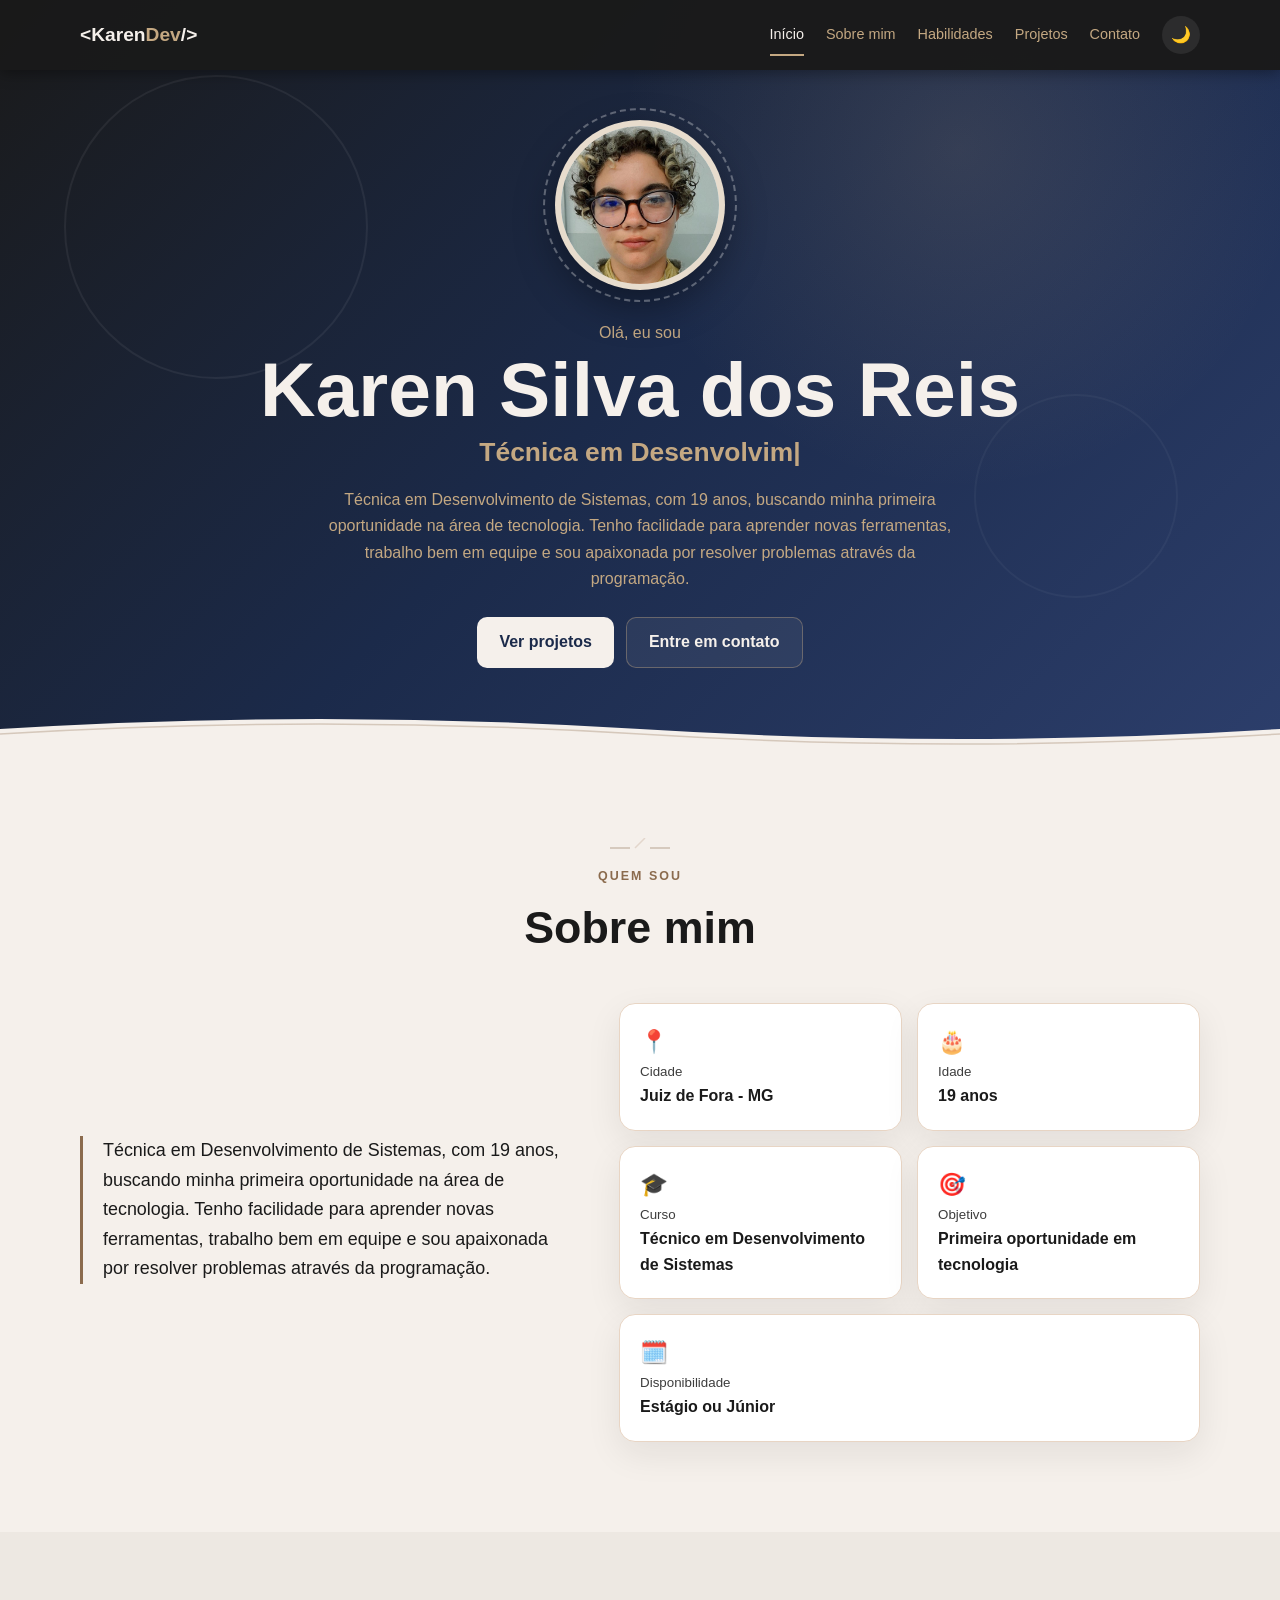
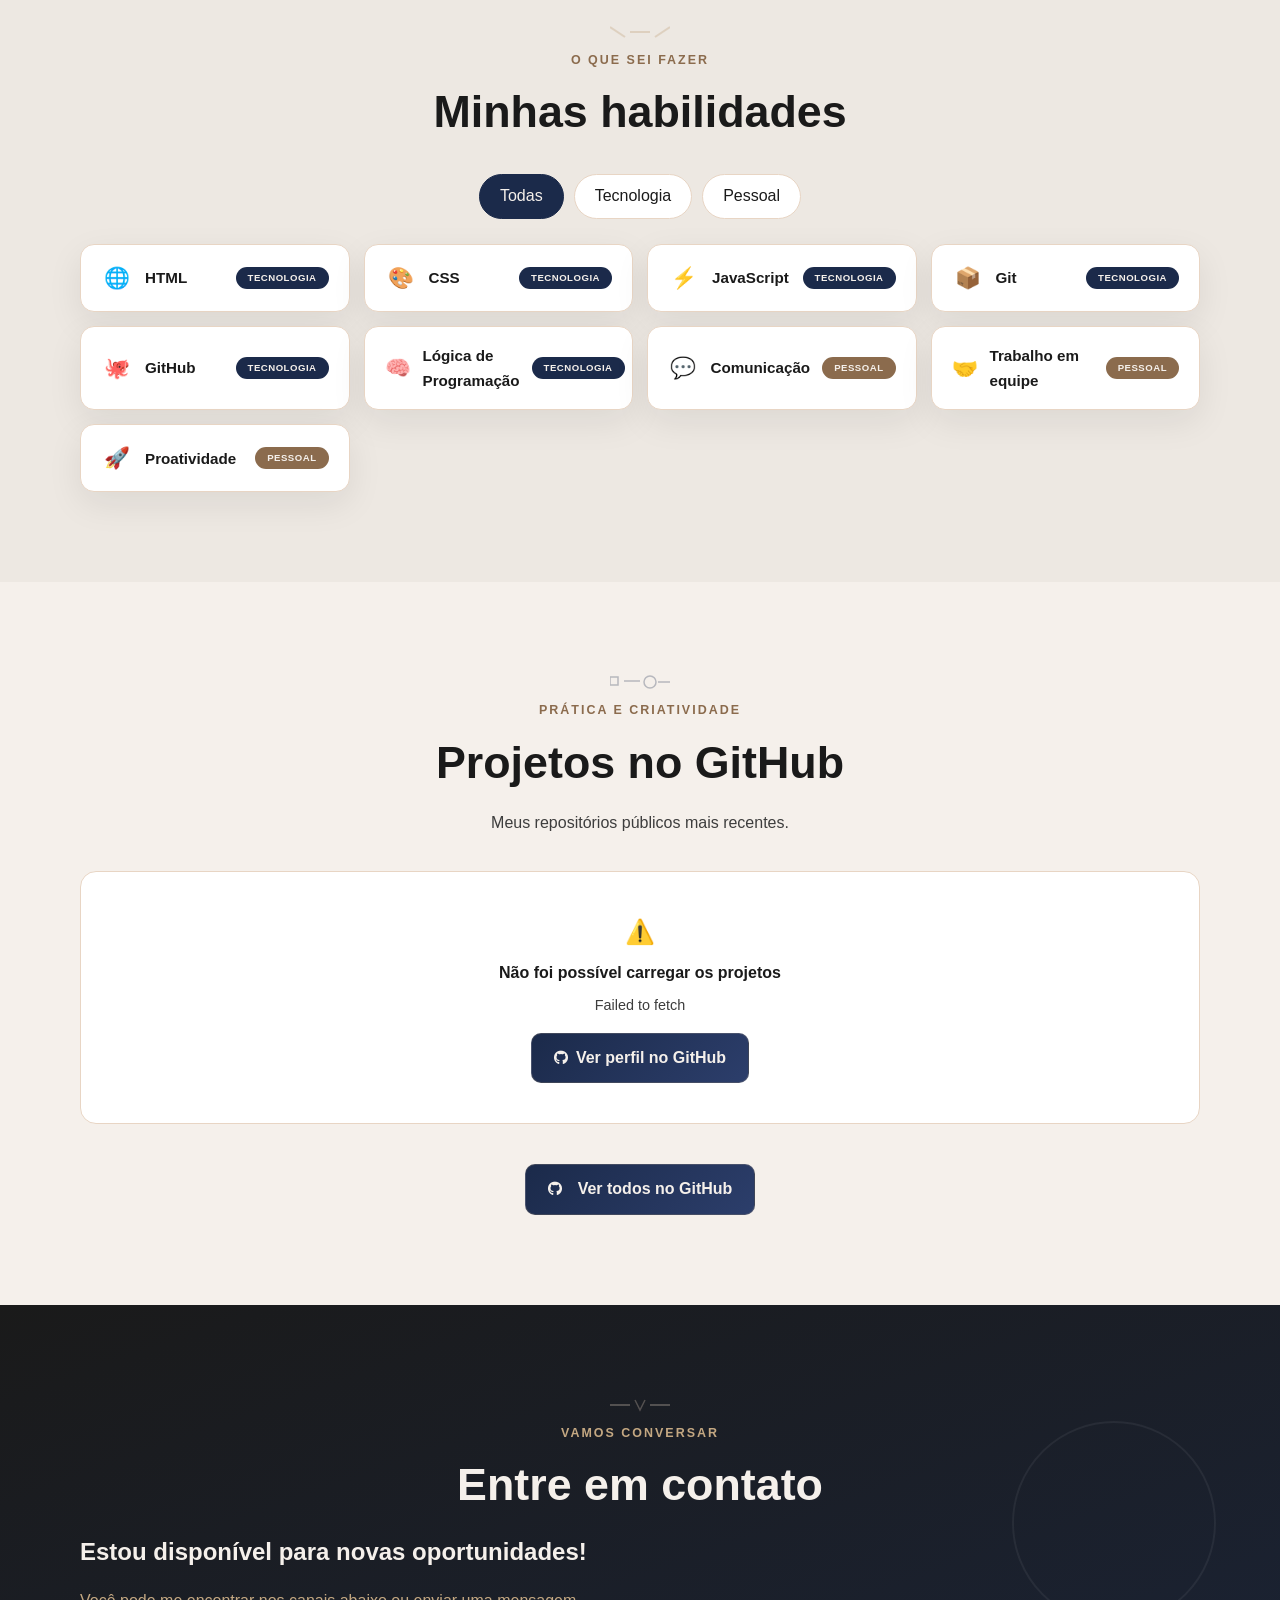
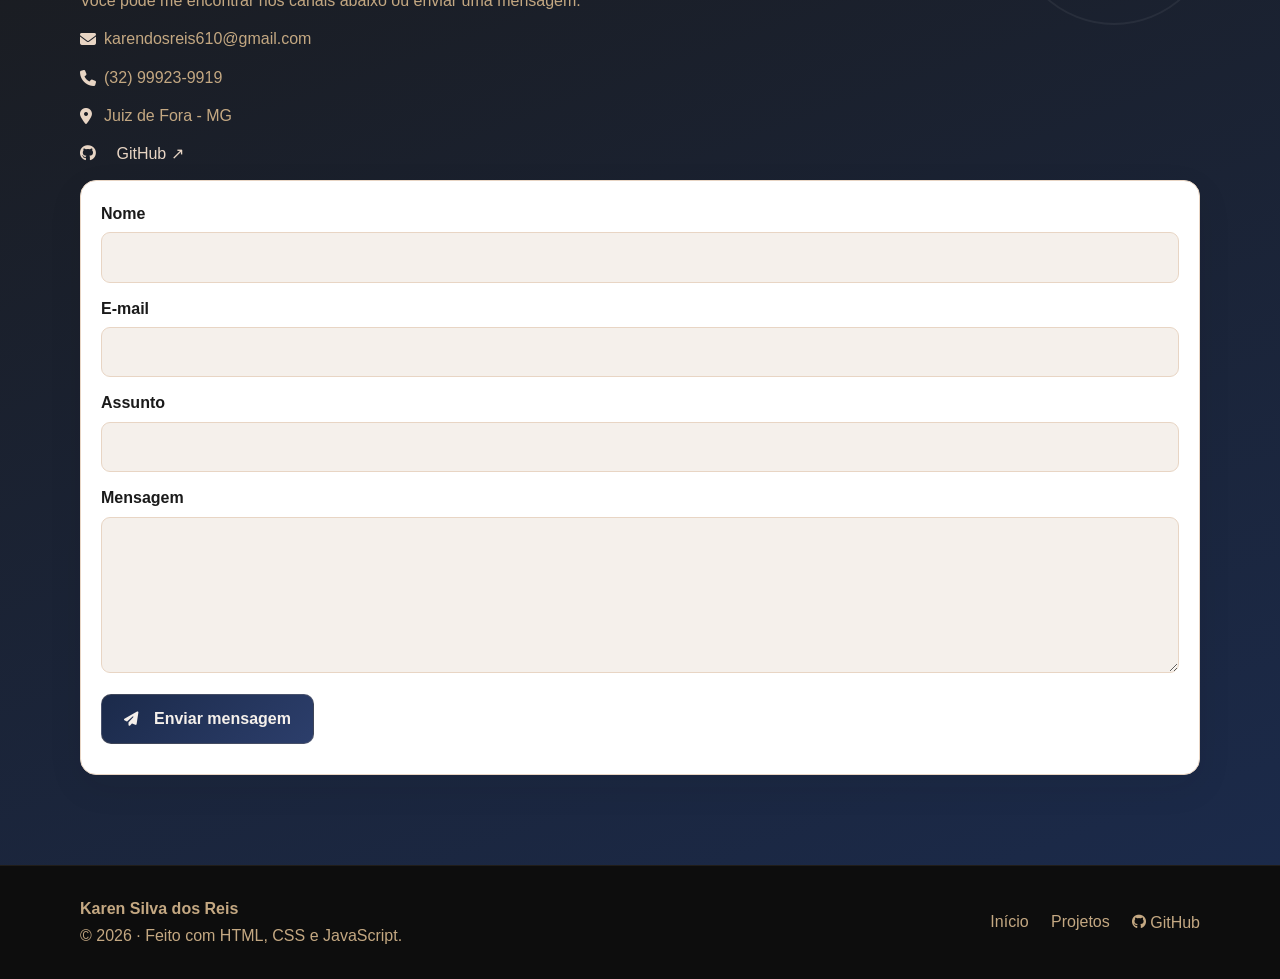
<file: index.html>
<!doctype html>
<html lang="pt-BR">

<head>
  <meta charset="UTF-8" />
  <meta name="viewport" content="width=device-width, initial-scale=1.0" />
  <meta name="description" content="Currículo de Karen Silva dos Reis - Técnica em Desenvolvimento de Sistemas" />
  <title>Karen Silva | Currículo</title>
  <link rel="stylesheet" href="style.css" />
  <link rel="stylesheet" href="https://cdnjs.cloudflare.com/ajax/libs/font-awesome/6.5.0/css/all.min.css" />
</head>

<body>
  <header class="cabecalho">
    <nav class="navegacao container" aria-label="Navegação principal">
      <a class="logo" href="#inicio">&lt;Karen<span>Dev</span>/&gt;</a>
      <button id="botao-menu" class="botao-menu" aria-label="Abrir menu" aria-expanded="false">
        ☰
      </button>
      <div id="menu" class="menu">
        <a href="#inicio" class="ativo">Início</a>
        <a href="#sobre">Sobre mim</a>
        <a href="#habilidades">Habilidades</a>
        <a href="#projetos">Projetos</a>
        <a href="#contato">Contato</a>
        <button id="botao-tema" class="botao-tema" aria-label="Alternar tema">
          🌙
        </button>
      </div>
    </nav>
  </header>

  <main>
    <!-- ========== HERO ========== -->
    <section id="inicio" class="hero">
      <div class="hero-linework-bg"></div>
      <div class="container hero-conteudo revelar">
        <div class="hero-foto-wrapper">
          <div class="hero-linework-ring"></div>
          <img src="img/perfil2.jpeg" alt="Karen Silva dos Reis - Perfil" class="foto-perfil" />
        </div>
        <p class="saudacao">Olá, eu sou</p>
        <h1 id="nome-hero">Karen Silva dos Reis</h1>
        <p id="texto-digitacao" class="cargo" aria-live="polite"></p>
        <p id="descricao-hero" class="hero-descricao">
          Técnica em Desenvolvimento de Sistemas, apaixonada por tecnologia,
          inovação e por transformar ideias em soluções digitais.
        </p>
        <div class="acoes">
          <a href="#projetos" class="botao primario">Ver projetos</a>
          <a href="#contato" class="botao secundario">Entre em contato</a>
        </div>
      </div>
      <div class="hero-linework-bottom">
        <svg viewBox="0 0 1200 40" preserveAspectRatio="none">
          <path d="M0,20 Q300,0 600,20 T1200,20 L1200,40 L0,40 Z" fill="var(--cor-fundo)" />
          <path d="M0,25 Q300,5 600,25 T1200,25" stroke="#8B6B4D" stroke-width="1.5" fill="none" opacity="0.3" />
        </svg>
      </div>
    </section>

    <!-- ========== SOBRE ========== -->
    <section id="sobre" class="secao">
      <div class="container revelar">
        <div class="secao-linework">
          <svg width="60" height="20" viewBox="0 0 60 20">
            <line x1="0" y1="10" x2="20" y2="10" stroke="#8B6B4D" stroke-width="2" opacity="0.4" />
            <line x1="25" y1="10" x2="35" y2="0" stroke="#A67B5B" stroke-width="1.5" opacity="0.3" />
            <line x1="40" y1="10" x2="60" y2="10" stroke="#8B6B4D" stroke-width="2" opacity="0.4" />
          </svg>
        </div>
        <p class="rotulo">QUEM SOU</p>
        <h2>Sobre mim</h2>
        <div class="sobre-grid">
          <div>
            <p id="descricao-sobre" class="texto-grande">
              Técnica em Desenvolvimento de Sistemas, com 19 anos, buscando
              minha primeira oportunidade na área de tecnologia. Tenho
              facilidade para aprender novas ferramentas, trabalho bem em
              equipe e sou apaixonada por resolver problemas através da
              programação.
            </p>
          </div>
          <div class="info-grid">
            <article class="info-card">
              <span>📍</span><small>Cidade</small>
              <strong id="info-cidade">Juiz de Fora - MG</strong>
            </article>
            <article class="info-card">
              <span>🎂</span><small>Idade</small><strong>19 anos</strong>
            </article>
            <article class="info-card">
              <span>🎓</span><small>Curso</small>
              <strong id="info-curso">Técnico em Desenvolvimento de Sistemas</strong>
            </article>
            <article class="info-card">
              <span>🎯</span><small>Objetivo</small>
              <strong id="info-objetivo">Primeira oportunidade em tecnologia</strong>
            </article>
            <article class="info-card">
              <span>🗓️</span><small>Disponibilidade</small>
              <strong>Estágio ou Júnior</strong>
            </article>
          </div>
        </div>
      </div>
    </section>

    <!-- ========== HABILIDADES ========== -->
    <section id="habilidades" class="secao fundo-alternativo">
      <div class="container revelar">
        <div class="secao-linework">
          <svg width="60" height="20" viewBox="0 0 60 20">
            <line x1="0" y1="5" x2="15" y2="15" stroke="#C4A882" stroke-width="2" opacity="0.5" />
            <line x1="20" y1="10" x2="40" y2="10" stroke="#C4A882" stroke-width="2" opacity="0.5" />
            <line x1="45" y1="15" x2="60" y2="5" stroke="#C4A882" stroke-width="2" opacity="0.5" />
          </svg>
        </div>
        <p class="rotulo">O QUE SEI FAZER</p>
        <h2>Minhas habilidades</h2>
        <div id="filtros-habilidades" class="filtros">
          <button class="ativo" data-filtro="todas">Todas</button>
          <button data-filtro="tecnologia">Tecnologia</button>
          <button data-filtro="pessoal">Pessoal</button>
        </div>
        <div id="lista-habilidades" class="habilidades-lista"></div>
      </div>
    </section>

    <!-- ========== PROJETOS ========== -->
    <section id="projetos" class="secao">
      <div class="container revelar">
        <div class="secao-linework">
          <svg width="60" height="20" viewBox="0 0 60 20">
            <rect x="0" y="5" width="8" height="8" fill="none" stroke="#1B2A4A" stroke-width="1.5" opacity="0.4" />
            <line x1="14" y1="9" x2="30" y2="9" stroke="#1B2A4A" stroke-width="1.5" opacity="0.4" />
            <circle cx="40" cy="10" r="6" fill="none" stroke="#1B2A4A" stroke-width="1.5" opacity="0.4" />
            <line x1="48" y1="10" x2="60" y2="10" stroke="#1B2A4A" stroke-width="1.5" opacity="0.4" />
          </svg>
        </div>
        <p class="rotulo">PRÁTICA E CRIATIVIDADE</p>
        <h2>Projetos no GitHub</h2>
        <p class="subtitulo">Meus repositórios públicos mais recentes.</p>
        <div id="lista-projetos" class="projetos-grid"></div>
        <div style="text-align: center; margin-top: 40px;">
          <a href="https://github.com/Karen-Reis-Dev" target="_blank" rel="noopener" class="botao primario">
            <i class="fab fa-github" style="margin-right: 8px;"></i> Ver todos no GitHub
          </a>
        </div>
      </div>
    </section>

    <!-- ========== CONTATO ========== -->
    <section id="contato" class="secao contato">
      <div class="contato-linework-bg"></div>
      <div class="container revelar">
        <div class="secao-linework">
          <svg width="60" height="20" viewBox="0 0 60 20">
            <line x1="0" y1="10" x2="20" y2="10" stroke="#E8D5C4" stroke-width="2" opacity="0.4" />
            <path d="M25,5 L30,15 L35,5" stroke="#E8D5C4" stroke-width="1.5" fill="none" opacity="0.4" />
            <line x1="40" y1="10" x2="60" y2="10" stroke="#E8D5C4" stroke-width="2" opacity="0.4" />
          </svg>
        </div>
        <p class="rotulo" style="color: #C4A882;">VAMOS CONVERSAR</p>
        <h2 style="color: #F5F0EB;">Entre em contato</h2>
        <div class="contato-grid">
          <div class="contato-info">
            <h3>Estou disponível para novas oportunidades!</h3>
            <p>
              Você pode me encontrar nos canais abaixo ou enviar uma mensagem.
            </p>
            <p><i class="fas fa-envelope" style="width: 24px;"></i> karendosreis610@gmail.com</p>
            <p><i class="fas fa-phone" style="width: 24px;"></i> (32) 99923-9919</p>
            <p><i class="fas fa-map-marker-alt" style="width: 24px;"></i> <span id="contato-cidade">Juiz de Fora -
                MG</span></p>
            <p>
              <a href="https://github.com/Karen-Reis-Dev" target="_blank" rel="noopener">
                <i class="fab fa-github"></i> GitHub ↗
              </a>
            </p>
          </div>
          <form id="form-contato" class="card">
            <label>Nome<input name="nome" required /></label>
            <label>E-mail<input name="email" type="email" required /></label>
            <label>Assunto<input name="assunto" required /></label>
            <label>Mensagem<textarea name="mensagem" rows="5" required></textarea></label>
            <button class="botao primario" type="submit">
              <i class="fas fa-paper-plane" style="margin-right: 8px;"></i> Enviar mensagem
            </button>
            <p id="mensagem-form" class="mensagem-form" role="status"></p>
          </form>
        </div>
      </div>
    </section>
  </main>

  <!-- ========== FOOTER ========== -->
  <footer>
    <div class="container rodape">
      <div>
        <strong id="nome-rodape">Karen Silva dos Reis</strong>
        <p>© <span id="ano-atual"></span> · Feito com HTML, CSS e JavaScript.</p>
      </div>
      <div>
        <a href="#inicio">Início</a>
        <a href="#projetos">Projetos</a>
        <a href="https://github.com/Karen-Reis-Dev" target="_blank" rel="noopener">
          <i class="fab fa-github"></i> GitHub
        </a>
      </div>
    </div>
  </footer>

  <button id="voltar-topo" aria-label="Voltar ao topo">↑</button>

  <script src="script.js"></script>
</body>

</html>
</file>
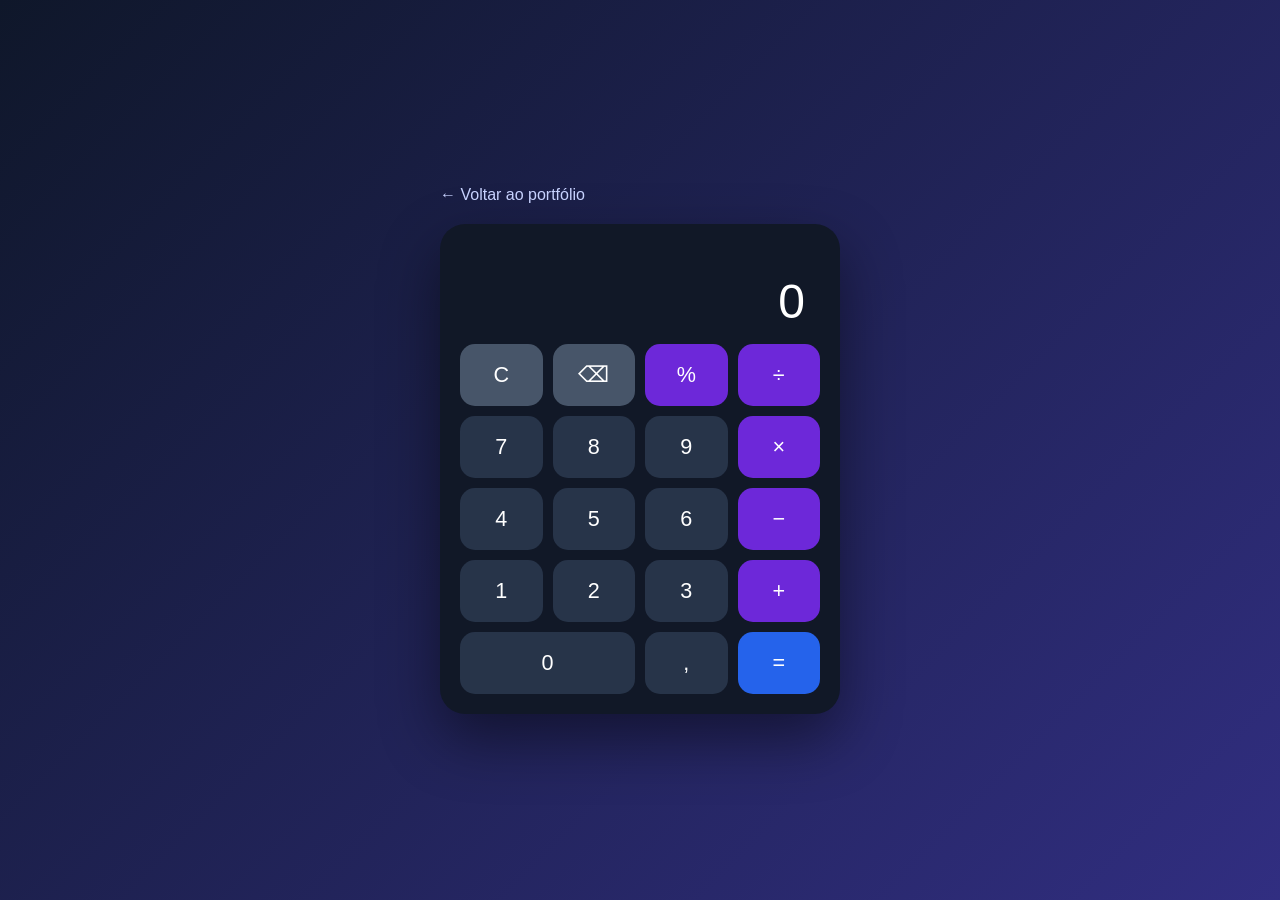
<file: projetos/calculadora/index.html>
<!doctype html>
<html lang="pt-BR">
  <head>
    <meta charset="UTF-8" />
    <meta name="viewport" content="width=device-width,initial-scale=1" />
    <title>Calculadora</title>
    <link rel="stylesheet" href="style.css" />
  </head>
  <body>
    <main>
      <a href="../../index.html">← Voltar ao portfólio</a>
      <section class="calculadora">
        <div id="tela" aria-live="polite">0</div>
        <div class="teclas">
          <button data-acao="limpar" class="especial">C</button
          ><button data-acao="apagar" class="especial">⌫</button
          ><button data-valor="%" class="operador">%</button
          ><button data-valor="/" class="operador">÷</button
          ><button data-valor="7">7</button><button data-valor="8">8</button
          ><button data-valor="9">9</button
          ><button data-valor="*" class="operador">×</button
          ><button data-valor="4">4</button><button data-valor="5">5</button
          ><button data-valor="6">6</button
          ><button data-valor="-" class="operador">−</button
          ><button data-valor="1">1</button><button data-valor="2">2</button
          ><button data-valor="3">3</button
          ><button data-valor="+" class="operador">+</button
          ><button data-valor="0" class="zero">0</button
          ><button data-valor=".">,</button
          ><button data-acao="resultado" class="igual">=</button>
        </div>
      </section>
    </main>
    <script src="script.js"></script>
  </body>
</html>
</file>
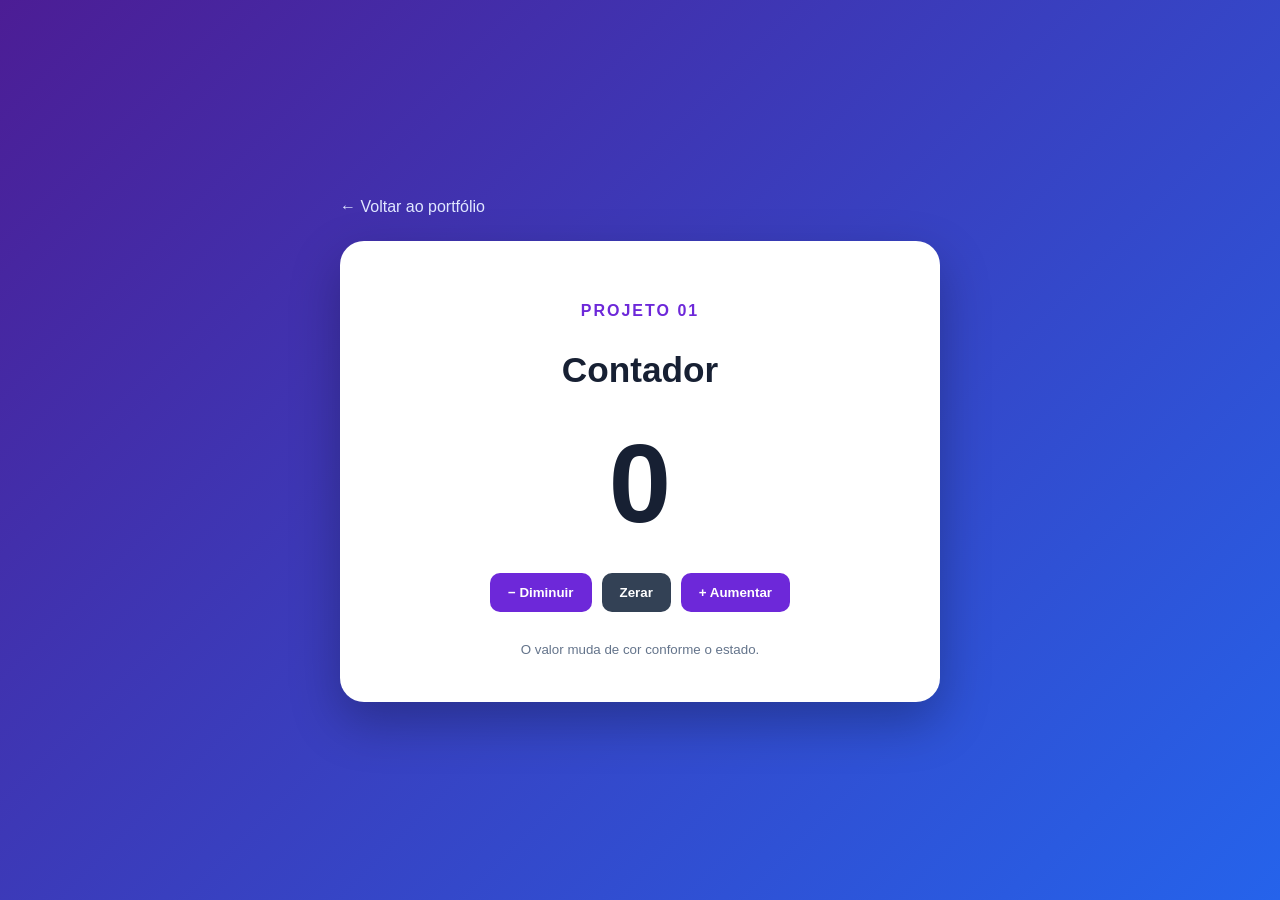
<file: projetos/contador/index.html>
<!doctype html>
<html lang="pt-BR">
  <head>
    <meta charset="UTF-8" />
    <meta name="viewport" content="width=device-width,initial-scale=1" />
    <title>Contador</title>
    <link rel="stylesheet" href="style.css" />
  </head>
  <body>
    <main>
      <a href="../../index.html">← Voltar ao portfólio</a>
      <section>
        <p class="rotulo">PROJETO 01</p>
        <h1>Contador</h1>
        <p id="valor" aria-live="polite">0</p>
        <div>
          <button id="diminuir">− Diminuir</button
          ><button id="zerar">Zerar</button
          ><button id="aumentar">+ Aumentar</button>
        </div>
        <small>O valor muda de cor conforme o estado.</small>
      </section>
    </main>
    <script src="script.js"></script>
  </body>
</html>
</file>
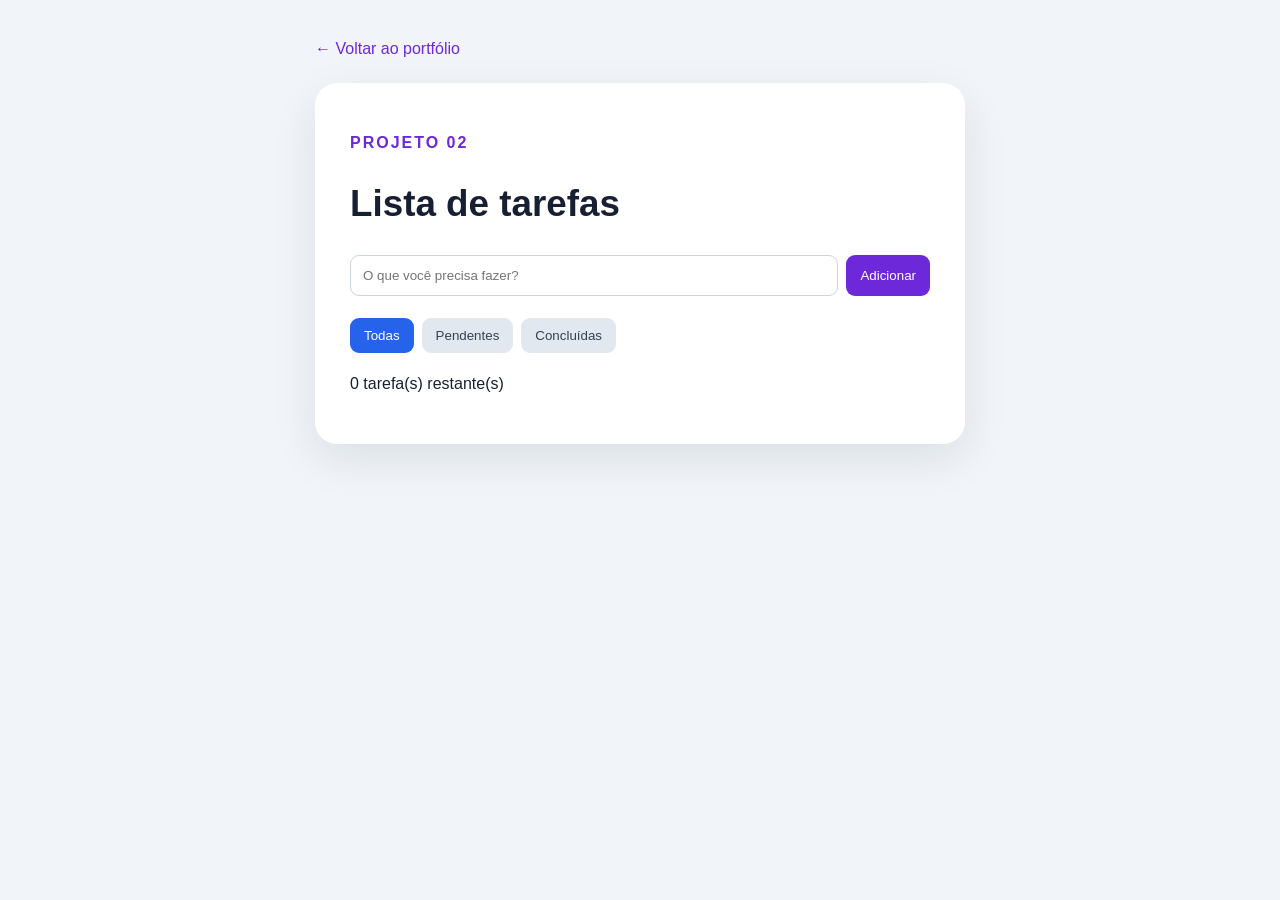
<file: projetos/lista-tarefas/index.html>
<!doctype html>
<html lang="pt-BR">
  <head>
    <meta charset="UTF-8" />
    <meta name="viewport" content="width=device-width,initial-scale=1" />
    <title>Lista de tarefas</title>
    <link rel="stylesheet" href="style.css" />
  </head>
  <body>
    <main>
      <a href="../../index.html">← Voltar ao portfólio</a>
      <section>
        <p class="rotulo">PROJETO 02</p>
        <h1>Lista de tarefas</h1>
        <form id="form-tarefa">
          <input
            id="nova-tarefa"
            placeholder="O que você precisa fazer?"
            required
          /><button>Adicionar</button>
        </form>
        <div id="filtros">
          <button class="ativo" data-filtro="todas">Todas</button
          ><button data-filtro="pendentes">Pendentes</button
          ><button data-filtro="concluidas">Concluídas</button>
        </div>
        <ul id="lista"></ul>
        <p id="contador"></p>
      </section>
    </main>
    <script src="script.js"></script>
  </body>
</html>
</file>
<file: style.css>
/* ========================================
   PALETA DE CORES - TEMA CLARO/ESCURO
   Tons de Terra: #8B6B4D, #A67B5B, #C4A882, #E8D5C4, #F5F0EB
   Azul Marinho: #1B2A4A, #2C3E6B, #3B5A8A
   Preto: #1A1A1A, #2D2D2D, #3D3D3D
   ======================================== */

:root {
  /* CORES FIXAS (não mudam com o tema) */
  --cor-primaria: #1B2A4A;
  --cor-secundaria: #2C3E6B;
  --cor-destaque: #C4A882;
  --cor-destaque-claro: #E8D5C4;
  --cor-terra: #8B6B4D;
  --cor-terra-clara: #A67B5B;
  --cor-terra-escura: #5C4A3A;

  /* CORES DO TEMA CLARO */
  --cor-fundo: #F5F0EB;
  --cor-texto: #1A1A1A;
  --cor-texto-claro: #3D3D3D;
  --cor-escura: #1A1A1A;
  --cor-branca: #FFFFFF;
  --cor-card: #FFFFFF;
  --cor-card-hover: #F5F0EB;
  --sombra: 0 12px 35px rgba(26, 26, 26, 0.08);
  --sombra-hover: 0 16px 40px rgba(139, 107, 77, 0.12);
  --borda: #E8D5C4;
  --borda-radio: 14px;
  --transicao: 0.3s;
  --fundo-alternativo: #EDE8E2;
  --cor-input: #FFFFFF;
  --cor-placeholder: #A67B5B;
  --cor-hero-texto: #F5F0EB;
  --cor-hero-descricao: #C4A882;
  --cor-footer: #0D0D0D;
  --cor-footer-texto: #C4A882;
  --cor-menu-fundo: rgba(26, 26, 26, 0.97);
  --cor-menu-texto: #C4A882;
  --cor-menu-texto-hover: #F5F0EB;
  --cor-tag-fundo: rgba(139, 107, 77, 0.15);
  --cor-tag-texto: #8B6B4D;
  --cor-tag-icone: #8B6B4D;
}

body.escuro {
  /* CORES DO TEMA ESCURO */
  --cor-fundo: #1A1A1A;
  --cor-texto: #E8D5C4;
  --cor-texto-claro: #C4A882;
  --cor-branca: #2D2D2D;
  --cor-card: #2D2D2D;
  --cor-card-hover: #3D3D3D;
  --sombra: 0 12px 35px rgba(0, 0, 0, 0.5);
  --sombra-hover: 0 16px 40px rgba(0, 0, 0, 0.6);
  --borda: #3D3D3D;
  --fundo-alternativo: #242424;
  --cor-input: #2D2D2D;
  --cor-placeholder: #C4A882;
  --cor-hero-texto: #F5F0EB;
  --cor-hero-descricao: #C4A882;
  --cor-footer: #0D0D0D;
  --cor-footer-texto: #C4A882;
  --cor-menu-fundo: rgba(26, 26, 26, 0.97);
  --cor-menu-texto: #C4A882;
  --cor-menu-texto-hover: #F5F0EB;
  --cor-tag-fundo: rgba(196, 168, 130, 0.15);
  --cor-tag-texto: #C4A882;
  --cor-tag-icone: #C4A882;
}

/* ========================================
   RESET E BASE
   ======================================== */
* {
  box-sizing: border-box;
  margin: 0;
  padding: 0;
}

html {
  scroll-behavior: smooth;
  scroll-padding-top: 75px;
}

body {
  font-family: Inter, Segoe UI, Arial, sans-serif;
  background: var(--cor-fundo);
  color: var(--cor-texto);
  line-height: 1.65;
  transition: background var(--transicao), color var(--transicao);
}

a {
  color: inherit;
  text-decoration: none;
}

button,
input,
textarea {
  font: inherit;
}

.container {
  width: min(1120px, 90%);
  margin: auto;
}

/* ========================================
   ABSTRACT LINEWORK - ELEMENTOS DECORATIVOS
   ======================================== */

.hero-linework-bg {
  position: absolute;
  inset: 0;
  overflow: hidden;
  pointer-events: none;
  opacity: 0.2;
}

.hero-linework-bg::before {
  content: '';
  position: absolute;
  top: 10%;
  left: 5%;
  width: 300px;
  height: 300px;
  border: 2px solid rgba(255, 255, 255, 0.3);
  border-radius: 50%;
}

.hero-linework-bg::after {
  content: '';
  position: absolute;
  bottom: 20%;
  right: 8%;
  width: 200px;
  height: 200px;
  border: 2px solid rgba(255, 255, 255, 0.2);
  border-radius: 50%;
}

.hero-linework-bg .linha1 {
  position: absolute;
  top: 30%;
  left: 15%;
  width: 100px;
  height: 0;
  border-top: 2px solid rgba(255, 255, 255, 0.25);
  transform: rotate(25deg);
}

.hero-linework-bg .linha2 {
  position: absolute;
  bottom: 35%;
  right: 20%;
  width: 150px;
  height: 0;
  border-top: 2px solid rgba(255, 255, 255, 0.2);
  transform: rotate(-15deg);
}

.hero-linework-bg .linha3 {
  position: absolute;
  top: 60%;
  left: 30%;
  width: 80px;
  height: 80px;
  border: 2px solid rgba(255, 255, 255, 0.15);
  border-radius: 50%;
}

.hero-linework-bg .linha4 {
  position: absolute;
  top: 15%;
  right: 25%;
  width: 60px;
  height: 60px;
  border: 2px solid rgba(255, 255, 255, 0.15);
  transform: rotate(45deg);
}

.hero-foto-wrapper {
  position: relative;
  display: inline-block;
}

.hero-linework-ring {
  position: absolute;
  inset: -12px;
  border: 2px dashed rgba(255, 255, 255, 0.3);
  border-radius: 50%;
  animation: girarAnel 30s linear infinite;
}

@keyframes girarAnel {
  0% {
    transform: rotate(0deg);
  }

  100% {
    transform: rotate(360deg);
  }
}

.secao-linework {
  display: flex;
  justify-content: center;
  margin-bottom: 8px;
  opacity: 0.7;
}

.hero-linework-bottom {
  position: absolute;
  bottom: -1px;
  left: 0;
  width: 100%;
  height: 40px;
  overflow: hidden;
  pointer-events: none;
}

.hero-linework-bottom svg {
  width: 100%;
  height: 100%;
}

.hero-linework-bottom svg path:first-child {
  fill: var(--cor-fundo);
  transition: fill var(--transicao);
}

.contato-linework-bg {
  position: absolute;
  inset: 0;
  overflow: hidden;
  pointer-events: none;
}

.contato-linework-bg::before {
  content: '';
  position: absolute;
  top: 10%;
  right: 5%;
  width: 200px;
  height: 200px;
  border: 2px solid rgba(255, 255, 255, 0.06);
  border-radius: 50%;
}

.contato-linework-bg::after {
  content: '';
  position: absolute;
  bottom: 15%;
  left: 10%;
  width: 150px;
  height: 150px;
  border: 2px solid rgba(255, 255, 255, 0.06);
  transform: rotate(30deg);
}

/* ========================================
   CABEÇALHO
   ======================================== */
.cabecalho {
  position: fixed;
  z-index: 1000;
  top: 0;
  width: 100%;
  background: var(--cor-menu-fundo);
  color: var(--cor-hero-texto);
  box-shadow: 0 2px 15px rgba(0, 0, 0, 0.4);
  transition: background var(--transicao);
}

.navegacao {
  height: 70px;
  display: flex;
  align-items: center;
  justify-content: space-between;
}

.logo {
  font-weight: 800;
  font-size: 1.2rem;
  color: var(--cor-hero-texto);
}

.logo span {
  color: var(--cor-destaque);
}

.rotulo {
  color: var(--cor-terra);
  letter-spacing: 2px;
}

.menu {
  display: flex;
  align-items: center;
  gap: 22px;
}

.menu a {
  font-size: 0.9rem;
  color: var(--cor-menu-texto);
  position: relative;
  display: inline-flex;
  align-items: center;
  gap: 6px;
  transition: color var(--transicao);
}

.menu a i {
  font-size: 0.85rem;
}

.menu a.ativo,
.menu a:hover {
  color: var(--cor-menu-texto-hover);
}

.menu a.ativo:after {
  content: "";
  position: absolute;
  height: 2px;
  background: var(--cor-destaque);
  left: 0;
  right: 0;
  bottom: -9px;
}

.botao-tema,
.botao-menu {
  border: 0;
  background: rgba(255, 255, 255, 0.08);
  color: var(--cor-hero-texto);
  border-radius: 50%;
  width: 38px;
  height: 38px;
  cursor: pointer;
  transition: background var(--transicao);
}

.botao-tema:hover,
.botao-menu:hover {
  background: rgba(255, 255, 255, 0.18);
}

.botao-menu {
  display: none;
  font-size: 1.4rem;
}

/* ========================================
   HERO
   ======================================== */
.hero {
  position: relative;
  min-height: 720px;
  padding: 120px 0 80px;
  display: grid;
  place-items: center;
  text-align: center;
  color: var(--cor-hero-texto);
  background:
    radial-gradient(circle at 75% 20%, rgba(196, 168, 130, 0.15), transparent 30%),
    linear-gradient(135deg, #1A1A1A, #1B2A4A 50%, #2C3E6B);
  overflow: hidden;
}

.hero-conteudo {
  position: relative;
  z-index: 2;
}

/* ===== FOTO DE PERFIL - ADAPTADA PARA JPEG ===== */
.foto-perfil {
  width: 170px;
  height: 170px;
  border-radius: 50%;
  border: 6px solid rgba(196, 168, 130, 0.4);
  background: #FFFFFF;
  box-shadow: 0 15px 40px rgba(0, 0, 0, 0.4);
  object-fit: cover;
  /* ← ESSENCIAL PARA JPEG */
  display: block;
  /* ← ESSENCIAL PARA JPEG */
  transition: border-color var(--transicao), box-shadow var(--transicao);
}

/* Modo escuro mantém a borda da foto */
body.escuro .foto-perfil {
  border-color: rgba(196, 168, 130, 0.3);
  box-shadow: 0 15px 40px rgba(0, 0, 0, 0.6);
}

.saudacao {
  margin-top: 22px;
  color: var(--cor-hero-descricao);
  font-weight: 300;
}

.hero h1 {
  font-size: clamp(2.6rem, 7vw, 4.8rem);
  line-height: 1.1;
  color: var(--cor-hero-texto);
}

.cargo {
  font-weight: 700;
  font-size: clamp(1.15rem, 3vw, 1.65rem);
  min-height: 42px;
  color: var(--cor-hero-descricao);
}

.cargo:after {
  content: "|";
  animation: piscar 0.7s infinite;
}

.hero-descricao {
  max-width: 650px;
  margin: 12px auto 25px;
  color: var(--cor-hero-descricao);
}

.acoes {
  display: flex;
  justify-content: center;
  gap: 12px;
  flex-wrap: wrap;
}

/* ========================================
   BOTÕES
   ======================================== */
.botao {
  display: inline-flex;
  justify-content: center;
  align-items: center;
  border: 1px solid transparent;
  border-radius: 10px;
  padding: 11px 22px;
  font-weight: 700;
  cursor: pointer;
  transition: all var(--transicao);
  gap: 8px;
}

.botao i {
  font-size: 0.9em;
}

.botao.primario {
  background: linear-gradient(135deg, var(--cor-primaria), var(--cor-secundaria));
  color: var(--cor-hero-texto);
  border: 1px solid rgba(196, 168, 130, 0.2);
}

.botao.primario:hover {
  transform: translateY(-2px);
  box-shadow: 0 8px 25px rgba(27, 42, 74, 0.4);
  border-color: var(--cor-destaque);
}

.hero .botao.primario {
  background: var(--cor-hero-texto);
  color: var(--cor-primaria);
  border: none;
}

.hero .botao.primario:hover {
  box-shadow: 0 8px 25px rgba(245, 240, 235, 0.25);
}

.botao.secundario {
  border-color: rgba(196, 168, 130, 0.4);
  color: var(--cor-hero-texto);
  background: rgba(255, 255, 255, 0.06);
}

.botao.secundario:hover {
  background: rgba(255, 255, 255, 0.14);
  border-color: var(--cor-destaque);
}

/* Botões nos projetos */
.projeto-acoes .botao.secundario {
  background: transparent;
  border-color: var(--borda);
  color: var(--cor-texto);
}

.projeto-acoes .botao.secundario:hover {
  background: rgba(139, 107, 77, 0.08);
  border-color: var(--cor-terra);
}

/* ========================================
   SEÇÕES
   ======================================== */
.secao {
  padding: 90px 0;
  position: relative;
  background: var(--cor-fundo);
  transition: background var(--transicao);
}

.fundo-alternativo {
  background: var(--fundo-alternativo);
  transition: background var(--transicao);
}

.rotulo {
  text-align: center;
  font-weight: 800;
  font-size: 0.78rem;
  letter-spacing: 2px;
  color: var(--cor-terra);
}

.secao h2 {
  text-align: center;
  font-size: clamp(2rem, 5vw, 2.8rem);
  margin: 5px 0 10px;
  color: var(--cor-texto);
  transition: color var(--transicao);
}

.subtitulo {
  text-align: center;
  color: var(--cor-texto-claro);
  margin-bottom: 35px;
  transition: color var(--transicao);
}

/* ========================================
   SOBRE
   ======================================== */
.sobre-grid {
  display: grid;
  grid-template-columns: 1fr 1.2fr;
  gap: 55px;
  align-items: center;
  margin-top: 38px;
}

.texto-grande {
  font-size: 1.12rem;
  margin-bottom: 25px;
  position: relative;
  padding-left: 20px;
  border-left: 3px solid var(--cor-terra);
  color: var(--cor-texto);
  transition: color var(--transicao), border-color var(--transicao);
}

.info-grid {
  display: grid;
  grid-template-columns: repeat(2, 1fr);
  gap: 15px;
}

.info-card,
.card {
  background: var(--cor-card);
  border: 1px solid var(--borda);
  border-radius: 16px;
  padding: 20px;
  box-shadow: var(--sombra);
  transition: all var(--transicao);
  position: relative;
  overflow: hidden;
}

.info-card::before {
  content: '';
  position: absolute;
  top: 0;
  left: 0;
  right: 0;
  height: 2px;
  background: linear-gradient(90deg, var(--cor-terra), var(--cor-destaque));
  opacity: 0;
  transition: opacity var(--transicao);
}

.info-card:hover::before {
  opacity: 1;
}

.info-card:hover {
  transform: translateY(-3px);
  box-shadow: var(--sombra-hover);
}

.info-card:last-child {
  grid-column: 1/-1;
}

.info-card span {
  font-size: 1.4rem;
}

.info-card small,
.info-card strong {
  display: block;
}

.info-card small {
  color: var(--cor-texto-claro);
  transition: color var(--transicao);
}

.info-card strong {
  color: var(--cor-texto);
  transition: color var(--transicao);
}

/* ========================================
   HABILIDADES (LISTA)
   ======================================== */
.habilidades-lista {
  display: grid;
  grid-template-columns: repeat(4, 1fr);
  gap: 14px;
  margin-top: 20px;
}

.habilidade-item {
  background: var(--cor-card);
  border: 1px solid var(--borda);
  border-radius: var(--borda-radio);
  padding: 16px 20px;
  display: flex;
  align-items: center;
  gap: 12px;
  box-shadow: var(--sombra);
  transition: all var(--transicao);
  position: relative;
  overflow: hidden;
}

.habilidade-item::after {
  content: '';
  position: absolute;
  bottom: 0;
  left: 0;
  right: 0;
  height: 2px;
  background: linear-gradient(90deg, var(--cor-terra), var(--cor-destaque));
  transform: scaleX(0);
  transform-origin: left;
  transition: transform 0.4s;
}

.habilidade-item:hover::after {
  transform: scaleX(1);
}

.habilidade-item:hover {
  transform: translateY(-3px);
  box-shadow: var(--sombra-hover);
}

.habilidade-item .icone {
  font-size: 1.3rem;
  width: 32px;
  text-align: center;
}

.habilidade-item .nome {
  font-weight: 600;
  font-size: 0.95rem;
  color: var(--cor-texto);
  transition: color var(--transicao);
}

.habilidade-item .categoria-tag {
  font-size: 0.6rem;
  font-weight: 600;
  text-transform: uppercase;
  letter-spacing: 0.5px;
  padding: 3px 12px;
  border-radius: 99px;
  margin-left: auto;
  color: var(--cor-hero-texto);
}

.categoria-tag.tecnologia {
  background: var(--cor-primaria);
}

.categoria-tag.pessoal {
  background: var(--cor-terra);
}

/* ========================================
   FILTROS
   ======================================== */
.filtros {
  display: flex;
  justify-content: center;
  gap: 10px;
  flex-wrap: wrap;
  margin: 25px 0;
}

.filtros button {
  border: 1px solid var(--borda);
  background: var(--cor-card);
  color: var(--cor-texto);
  border-radius: 999px;
  padding: 8px 20px;
  cursor: pointer;
  transition: all var(--transicao);
  font-weight: 500;
}

.filtros button:hover {
  background: var(--cor-primaria);
  color: var(--cor-hero-texto);
  border-color: var(--cor-primaria);
}

.filtros button.ativo {
  background: var(--cor-primaria);
  color: var(--cor-hero-texto);
  border-color: var(--cor-primaria);
}

/* ========================================
   PROJETOS
   ======================================== */
.projetos-grid {
  display: grid;
  grid-template-columns: repeat(3, 1fr);
  gap: 24px;
}

.projeto-card {
  background: var(--cor-card);
  border: 1px solid var(--borda);
  border-radius: 17px;
  overflow: hidden;
  box-shadow: var(--sombra);
  display: flex;
  flex-direction: column;
  transition: all var(--transicao);
  position: relative;
}

.projeto-card::before {
  content: '';
  position: absolute;
  inset: 0;
  border-radius: 17px;
  padding: 2px;
  background: linear-gradient(135deg, var(--cor-terra), var(--cor-destaque));
  -webkit-mask: linear-gradient(#fff 0 0) content-box, linear-gradient(#fff 0 0);
  -webkit-mask-composite: xor;
  mask-composite: exclude;
  opacity: 0;
  transition: opacity var(--transicao);
  pointer-events: none;
}

.projeto-card:hover::before {
  opacity: 1;
}

.projeto-card:hover {
  transform: translateY(-6px);
  box-shadow: var(--sombra-hover);
}

.projeto-card .projeto-icone {
  width: 100%;
  aspect-ratio: 16/10;
  display: flex;
  align-items: center;
  justify-content: center;
  font-size: 2.8rem;
  font-weight: 700;
  color: var(--cor-hero-texto);
  position: relative;
}

.projeto-corpo {
  padding: 20px;
  display: flex;
  flex-direction: column;
  flex: 1;
}

.projeto-corpo h3 {
  font-size: 1.05rem;
  margin-bottom: 6px;
}

.projeto-corpo h3 a {
  color: var(--cor-texto);
  transition: color var(--transicao);
}

.projeto-corpo h3 a:hover {
  color: var(--cor-terra);
}

.projeto-corpo p {
  color: var(--cor-texto-claro);
  font-size: 0.9rem;
  flex: 1;
  margin-bottom: 12px;
  transition: color var(--transicao);
}

.projeto-corpo .tags {
  display: flex;
  gap: 6px;
  flex-wrap: wrap;
  margin-bottom: 14px;
}

.projeto-corpo .tag {
  font-size: 0.7rem;
  background: var(--cor-tag-fundo);
  color: var(--cor-tag-texto);
  padding: 4px 10px;
  border-radius: 99px;
  display: inline-flex;
  align-items: center;
  gap: 4px;
  transition: background var(--transicao), color var(--transicao);
}

.projeto-corpo .tag i {
  font-size: 0.7rem;
  color: var(--cor-tag-icone);
  transition: color var(--transicao);
}

.projeto-acoes {
  display: flex;
  gap: 8px;
  margin-top: auto;
}

.projeto-acoes .botao {
  font-size: 0.8rem;
  padding: 8px 14px;
  flex: 1;
}

.projeto-acoes .botao i {
  font-size: 0.8rem;
}

/* ========================================
   CONTATO
   ======================================== */
.contato {
  background: linear-gradient(160deg, #1A1A1A, #1B2A4A);
  color: var(--cor-hero-texto);
  position: relative;
  overflow: hidden;
}

.contato .card {
  color: var(--cor-texto);
  position: relative;
}

.contato .card label {
  color: var(--cor-texto);
}

.contato .card input,
.contato .card textarea {
  background: var(--cor-fundo);
  color: var(--cor-texto);
  border-color: var(--borda);
}

.contato .card input:focus,
.contato .card textarea:focus {
  border-color: var(--cor-terra);
  box-shadow: 0 0 0 3px rgba(139, 107, 77, 0.12);
}

.contato-info h3 {
  font-size: 1.5rem;
  margin-bottom: 16px;
  color: var(--cor-hero-texto);
}

.contato-info p {
  margin: 12px 0;
  color: var(--cor-hero-descricao);
  display: flex;
  align-items: center;
}

.contato-info p i {
  width: 28px;
  color: var(--cor-destaque-claro);
}

.contato-info a {
  color: var(--cor-destaque-claro);
  transition: color var(--transicao);
}

.contato-info a:hover {
  color: var(--cor-hero-texto);
}

.contato-info a i {
  margin-right: 4px;
}

/* ========================================
   FORMULÁRIOS
   ======================================== */
label {
  display: block;
  font-weight: 600;
  margin-bottom: 13px;
}

label input,
label textarea {
  margin-top: 5px;
}

input,
textarea {
  width: 100%;
  border: 1px solid var(--borda);
  border-radius: 9px;
  padding: 11px 14px;
  background: var(--cor-input);
  color: var(--cor-texto);
  transition: all var(--transicao);
}

input::placeholder,
textarea::placeholder {
  color: var(--cor-placeholder);
}

input:focus,
textarea:focus {
  outline: none;
  border-color: var(--cor-terra);
  box-shadow: 0 0 0 3px rgba(139, 107, 77, 0.12);
}

.mensagem-form {
  color: var(--cor-terra);
  margin-top: 10px;
  font-weight: 500;
}

/* ========================================
   FOOTER
   ======================================== */
footer {
  background: var(--cor-footer);
  color: var(--cor-footer-texto);
  padding: 30px 0;
  border-top: 1px solid rgba(196, 168, 130, 0.1);
  transition: background var(--transicao), color var(--transicao);
}

.rodape {
  display: flex;
  justify-content: space-between;
  align-items: center;
  gap: 20px;
}

.rodape a {
  margin-left: 18px;
  transition: color var(--transicao);
  display: inline-flex;
  align-items: center;
  gap: 4px;
}

.rodape a:hover {
  color: var(--cor-hero-texto);
}

.rodape a i {
  font-size: 0.9rem;
}

/* ========================================
   VOLTAR TOPO
   ======================================== */
#voltar-topo {
  position: fixed;
  right: 22px;
  bottom: 22px;
  width: 46px;
  height: 46px;
  border: 0;
  border-radius: 50%;
  background: var(--cor-primaria);
  color: var(--cor-hero-texto);
  font-size: 1.3rem;
  cursor: pointer;
  opacity: 0;
  pointer-events: none;
  transition: all var(--transicao);
  box-shadow: 0 4px 15px rgba(27, 42, 74, 0.4);
}

#voltar-topo:hover {
  transform: translateY(-3px);
  box-shadow: 0 8px 25px rgba(27, 42, 74, 0.5);
}

#voltar-topo.visivel {
  opacity: 1;
  pointer-events: auto;
}

/* ========================================
   ANIMAÇÕES
   ======================================== */
.revelar {
  opacity: 0;
  transform: translateY(25px);
  transition: 0.7s;
}

.revelar.visivel {
  opacity: 1;
  transform: none;
}

@keyframes piscar {
  50% {
    opacity: 0;
  }
}

/* ========================================
   RESPONSIVO
   ======================================== */
@media (max-width: 1024px) {
  .projetos-grid {
    grid-template-columns: repeat(2, 1fr);
  }
}

@media (max-width: 900px) {
  .projetos-grid {
    grid-template-columns: repeat(2, 1fr);
  }

  .habilidades-lista {
    grid-template-columns: repeat(2, 1fr);
  }

  .sobre-grid {
    grid-template-columns: 1fr;
  }

  .contato-grid {
    grid-template-columns: 1fr;
  }
}

@media (max-width: 700px) {
  .botao-menu {
    display: block;
  }

  .menu {
    position: absolute;
    top: 70px;
    left: 0;
    right: 0;
    background: var(--cor-menu-fundo);
    padding: 20px 5%;
    display: none;
    flex-direction: column;
    align-items: stretch;
    transition: background var(--transicao);
  }

  .menu.aberto {
    display: flex;
  }

  .menu a.ativo:after {
    display: none;
  }

  .menu a {
    padding: 8px 0;
    color: var(--cor-menu-texto);
  }

  .menu a:hover {
    color: var(--cor-menu-texto-hover);
  }

  .habilidades-lista {
    grid-template-columns: 1fr 1fr;
  }

  .projetos-grid {
    grid-template-columns: 1fr;
  }

  .info-grid {
    grid-template-columns: 1fr;
  }

  .info-card:last-child {
    grid-column: auto;
  }

  .rodape {
    flex-direction: column;
    text-align: center;
  }

  .rodape a {
    margin: 0 8px;
  }

  .hero {
    min-height: 620px;
    padding: 100px 0 60px;
  }

  .texto-grande {
    padding-left: 12px;
  }
}

@media (max-width: 480px) {
  .habilidades-lista {
    grid-template-columns: 1fr;
  }
}

@media (prefers-reduced-motion: reduce) {
  * {
    scroll-behavior: auto !important;
    animation: none !important;
    transition: none !important;
  }

  .revelar {
    opacity: 1;
    transform: none;
  }

  .hero-linework-ring {
    animation: none !important;
  }
}
</file>
<file: projetos/calculadora/style.css>
* {
  box-sizing: border-box;
}
body {
  margin: 0;
  font-family:
    Segoe UI,
    Arial;
  background: linear-gradient(135deg, #0f172a, #312e81);
  min-height: 100vh;
  display: grid;
  place-items: center;
}
main {
  width: min(400px, 90%);
}
a {
  color: #c7d2fe;
  text-decoration: none;
}
.calculadora {
  margin-top: 20px;
  background: #111827;
  padding: 20px;
  border-radius: 25px;
  box-shadow: 0 25px 60px #0007;
}
#tela {
  height: 100px;
  color: white;
  font-size: 3rem;
  display: flex;
  justify-content: flex-end;
  align-items: end;
  padding: 15px;
  overflow: hidden;
}
.teclas {
  display: grid;
  grid-template-columns: repeat(4, 1fr);
  gap: 10px;
}
button {
  height: 62px;
  border: 0;
  border-radius: 15px;
  background: #273449;
  color: white;
  font-size: 1.35rem;
  cursor: pointer;
}
.operador {
  background: #6d28d9;
}
.especial {
  background: #475569;
}
.igual {
  background: #2563eb;
}
.zero {
  grid-column: span 2;
}
button:hover {
  filter: brightness(1.2);
}
</file>
<file: projetos/contador/style.css>
* {
  box-sizing: border-box;
}
body {
  margin: 0;
  font-family:
    Segoe UI,
    Arial;
  background: linear-gradient(135deg, #4c1d95, #2563eb);
  color: white;
  min-height: 100vh;
  display: grid;
  place-items: center;
}
main {
  width: min(600px, 90%);
}
a {
  color: #e0e7ff;
  text-decoration: none;
}
section {
  margin-top: 25px;
  background: white;
  color: #172033;
  padding: 45px 25px;
  border-radius: 24px;
  text-align: center;
  box-shadow: 0 20px 50px #0004;
}
.rotulo {
  color: #6d28d9;
  font-weight: 800;
  letter-spacing: 2px;
}
h1 {
  font-size: 2.2rem;
}
#valor {
  font-size: 7rem;
  font-weight: 800;
  margin: 20px;
}
#valor.positivo {
  color: #16a34a;
}
#valor.negativo {
  color: #dc2626;
}
button {
  border: 0;
  border-radius: 10px;
  padding: 12px 18px;
  margin: 5px;
  background: #6d28d9;
  color: white;
  font-weight: 700;
  cursor: pointer;
}
#zerar {
  background: #334155;
}
small {
  display: block;
  margin-top: 25px;
  color: #64748b;
}
@media (max-width: 500px) {
  button {
    display: block;
    width: 100%;
    margin: 8px 0;
  }
}
</file>
<file: projetos/lista-tarefas/style.css>
* {
  box-sizing: border-box;
}
body {
  margin: 0;
  font-family:
    Segoe UI,
    Arial;
  background: #f1f5f9;
  color: #172033;
  min-height: 100vh;
  padding: 40px 0;
}
main {
  width: min(650px, 90%);
  margin: auto;
}
a {
  color: #6d28d9;
  text-decoration: none;
}
section {
  margin-top: 25px;
  background: white;
  padding: 35px;
  border-radius: 22px;
  box-shadow: 0 15px 45px #0f172a18;
}
.rotulo {
  color: #6d28d9;
  font-weight: 800;
  letter-spacing: 2px;
}
h1 {
  font-size: 2.3rem;
}
form {
  display: flex;
  gap: 8px;
}
input {
  flex: 1;
  border: 1px solid #cbd5e1;
  border-radius: 9px;
  padding: 12px;
}
button {
  border: 0;
  border-radius: 9px;
  padding: 10px 14px;
  background: #6d28d9;
  color: white;
  cursor: pointer;
}
#filtros {
  display: flex;
  gap: 8px;
  margin: 22px 0;
}
#filtros button {
  background: #e2e8f0;
  color: #334155;
}
#filtros .ativo {
  background: #2563eb;
  color: white;
}
ul {
  list-style: none;
  padding: 0;
}
.tarefa {
  display: flex;
  align-items: center;
  gap: 12px;
  border-bottom: 1px solid #e2e8f0;
  padding: 13px 0;
}
.tarefa span {
  flex: 1;
}
.tarefa.concluida span {
  text-decoration: line-through;
  color: #94a3b8;
}
.tarefa .excluir {
  background: #fee2e2;
  color: #dc2626;
}
@media (max-width: 500px) {
  form {
    flex-direction: column;
  }
  #filtros {
    flex-wrap: wrap;
  }
}
</file>
